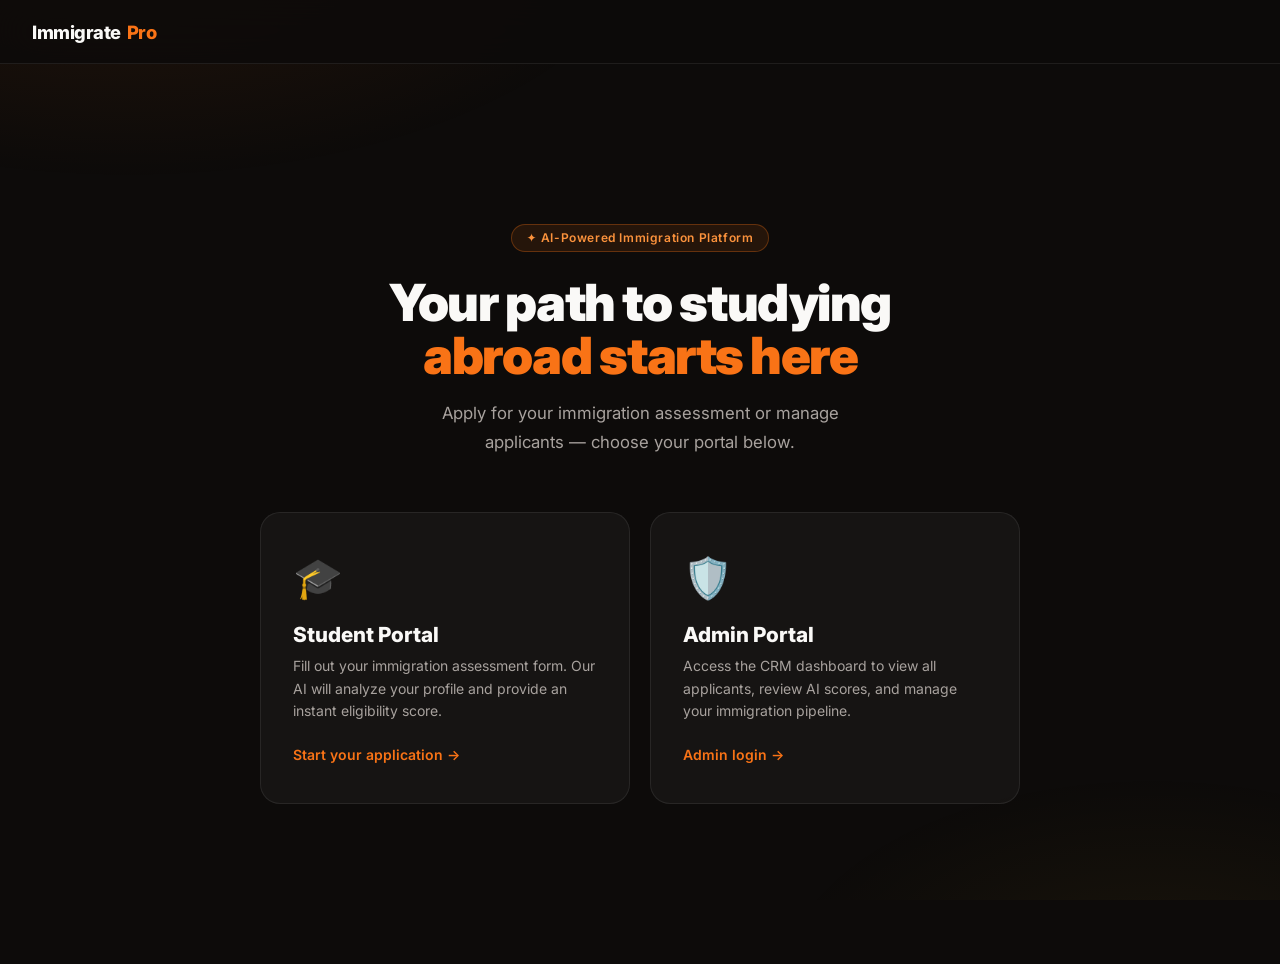
<file: index.html>
<!DOCTYPE html>
<html lang="en">
<head>
  <meta charset="UTF-8"/>
  <meta name="viewport" content="width=device-width,initial-scale=1.0"/>
  <title>ImmigratePro — Welcome</title>
  <link rel="stylesheet" href="styles.css"/>
</head>
<body>
  <nav class="navbar">
    <div class="logo">Immigrate<span>Pro</span></div>
  </nav>

  <div class="landing">
    <div class="landing-hero">
      <div class="landing-badge">✦ AI-Powered Immigration Platform</div>
      <h1>Your path to studying<br/><em>abroad starts here</em></h1>
      <p>Apply for your immigration assessment or manage applicants — choose your portal below.</p>
    </div>

    <div class="portal-grid">
      <a href="/apply.html" class="portal-card student">
        <div class="portal-icon">🎓</div>
        <h2>Student Portal</h2>
        <p>Fill out your immigration assessment form. Our AI will analyze your profile and provide an instant eligibility score.</p>
        <div class="portal-arrow">Start your application →</div>
      </a>

      <a href="/admin-login.html" class="portal-card admin">
        <div class="portal-icon">🛡️</div>
        <h2>Admin Portal</h2>
        <p>Access the CRM dashboard to view all applicants, review AI scores, and manage your immigration pipeline.</p>
        <div class="portal-arrow">Admin login →</div>
      </a>
    </div>
  </div>
</body>
</html>
</file>
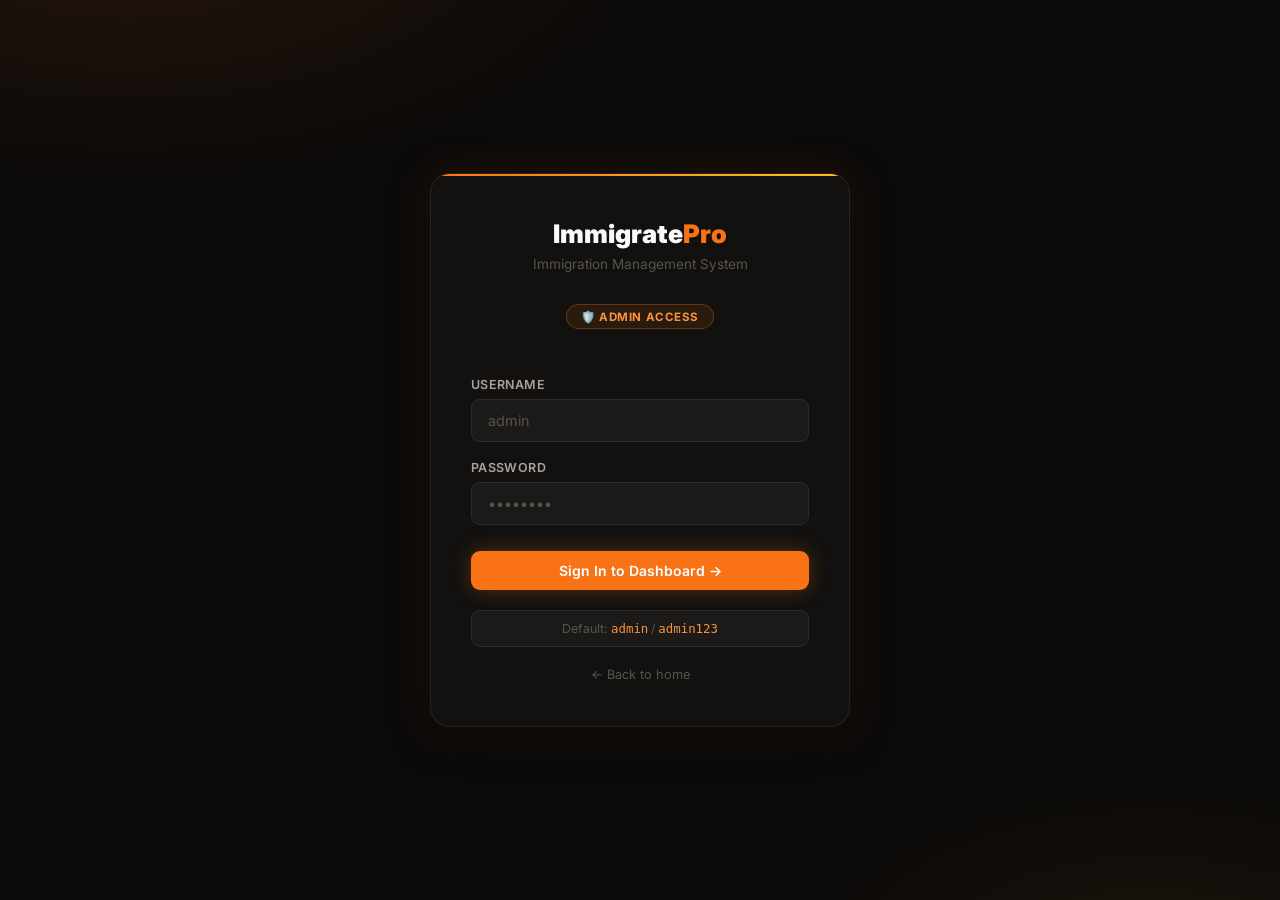
<file: admin-login.html>
<!DOCTYPE html>
<html lang="en">
<head>
  <meta charset="UTF-8"/>
  <meta name="viewport" content="width=device-width,initial-scale=1.0"/>
  <title>ImmigratePro — Admin Login</title>
  <link rel="stylesheet" href="styles.css"/>
</head>
<body>
  <div class="auth-page">
    <div class="auth-card">
      <div class="auth-logo">Immigrate<span>Pro</span></div>
      <div class="auth-subtitle">Immigration Management System</div>
      <div style="text-align:center;margin-bottom:1.5rem;">
        <span class="auth-role-badge">🛡️ Admin Access</span>
      </div>

      <div class="field">
        <label>Username</label>
        <input type="text" id="username" placeholder="admin" autocomplete="username"/>
      </div>
      <div class="field">
        <label>Password</label>
        <input type="password" id="password" placeholder="••••••••" autocomplete="current-password"
          onkeydown="if(event.key==='Enter') login()"/>
      </div>

      <p class="msg-error" id="err">⚠ Invalid username or password.</p>

      <button class="btn btn-orange btn-full" id="login-btn" onclick="login()" style="margin-top:0.5rem;">
        Sign In to Dashboard →
      </button>

      <div class="auth-hint">
        Default: <code>admin</code> / <code>admin123</code>
      </div>

      <a href="/" class="auth-back">← Back to home</a>
    </div>
  </div>

  <script>
    if (localStorage.getItem('crm_auth')) window.location.href = '/dashboard.html';

    async function login() {
      const username = document.getElementById('username').value.trim();
      const password = document.getElementById('password').value;
      const err = document.getElementById('err');
      const btn = document.getElementById('login-btn');
      err.style.display = 'none';
      btn.textContent = 'Signing in...'; btn.disabled = true;

      try {
        const res = await fetch('/api/login', {
          method: 'POST',
          headers: { 'Content-Type': 'application/json' },
          body: JSON.stringify({ username, password })
        });
        const data = await res.json();
        if (data.success) {
          localStorage.setItem('crm_auth', data.token);
          window.location.href = '/dashboard.html';
        } else {
          err.style.display = 'block';
          btn.textContent = 'Sign In to Dashboard →'; btn.disabled = false;
        }
      } catch {
        err.textContent = '⚠ Cannot reach server on port 3000.';
        err.style.display = 'block';
        btn.textContent = 'Sign In to Dashboard →'; btn.disabled = false;
      }
    }
  </script>
</body>
</html>
</file>
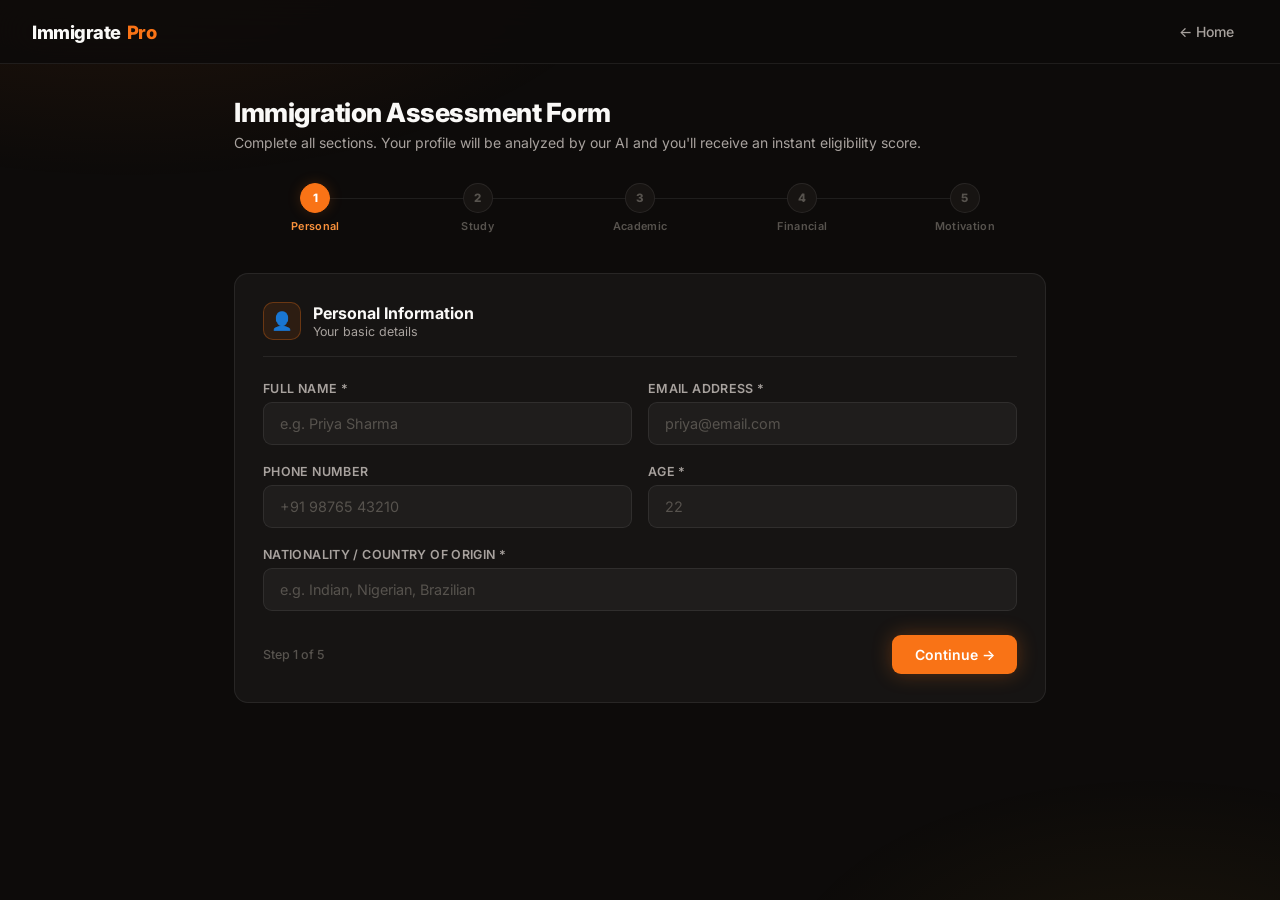
<file: apply.html>
<!DOCTYPE html>
<html lang="en">
<head>
  <meta charset="UTF-8"/>
  <meta name="viewport" content="width=device-width,initial-scale=1.0"/>
  <title>ImmigratePro — Apply Now</title>
  <link rel="stylesheet" href="styles.css"/>
</head>
<body>
  <nav class="navbar">
    <div class="logo">Immigrate<span>Pro</span></div>
    <div class="nav-right">
      <a href="/" class="nav-link">← Home</a>
    </div>
  </nav>

  <div class="page-wrap">
    <div class="page-header">
      <h1>Immigration Assessment Form</h1>
      <p>Complete all sections. Your profile will be analyzed by our AI and you'll receive an instant eligibility score.</p>
    </div>

    <div class="steps">
      <div class="step active" id="si-1"><div class="step-dot">1</div><div class="step-label">Personal</div></div>
      <div class="step" id="si-2"><div class="step-dot">2</div><div class="step-label">Study</div></div>
      <div class="step" id="si-3"><div class="step-dot">3</div><div class="step-label">Academic</div></div>
      <div class="step" id="si-4"><div class="step-dot">4</div><div class="step-label">Financial</div></div>
      <div class="step" id="si-5"><div class="step-dot">5</div><div class="step-label">Motivation</div></div>
    </div>

    <form id="form" novalidate onsubmit="event.preventDefault(); return false;">

      <!-- Step 1 -->
      <div class="section-card visible" id="step-1">
        <div class="section-header">
          <div class="section-icon">👤</div>
          <div><h3>Personal Information</h3><p>Your basic details</p></div>
        </div>
        <div class="field-row">
          <div class="field"><label>Full Name *</label><input type="text" name="full_name" placeholder="e.g. Priya Sharma" required/></div>
          <div class="field"><label>Email Address *</label><input type="email" name="email" placeholder="priya@email.com" required/></div>
        </div>
        <div class="field-row">
          <div class="field"><label>Phone Number</label><input type="text" name="phone" placeholder="+91 98765 43210"/></div>
          <div class="field"><label>Age *</label><input type="number" name="age" placeholder="22" min="15" max="60" required/></div>
        </div>
        <div class="field"><label>Nationality / Country of Origin *</label><input type="text" name="nationality" placeholder="e.g. Indian, Nigerian, Brazilian" required/></div>
        <div class="form-nav">
          <div class="step-info">Step 1 of 5</div>
          <button type="button" class="btn btn-orange" onclick="next(1)">Continue →</button>
        </div>
      </div>

      <!-- Step 2 -->
      <div class="section-card" id="step-2">
        <div class="section-header">
          <div class="section-icon">🌍</div>
          <div><h3>Study & Destination</h3><p>Where and what you want to study</p></div>
        </div>
        <div class="field-row">
          <div class="field">
            <label>Target Country *</label>
            <select name="target_country" required>
              <option value="">Select country</option>
              <option>Canada</option><option>United Kingdom</option><option>Australia</option>
              <option>United States</option><option>Germany</option><option>New Zealand</option>
              <option>Ireland</option><option>France</option><option>Netherlands</option>
              <option>Sweden</option><option>Other</option>
            </select>
          </div>
          <div class="field">
            <label>Planned Intake *</label>
            <select name="planned_start" required>
              <option value="">Select intake</option>
              <option>January 2026</option><option>May 2026</option><option>September 2026</option>
              <option>January 2027</option><option>September 2027</option>
            </select>
          </div>
        </div>
        <div class="field-row">
          <div class="field">
            <label>Degree / Program *</label>
            <select name="program" required>
              <option value="">Select program</option>
              <option>Bachelor's Degree</option><option>Master's Degree</option><option>PhD / Doctorate</option>
              <option>Diploma / Certificate</option><option>Language Course</option><option>Foundation Program</option>
            </select>
          </div>
          <div class="field"><label>Field of Study *</label><input type="text" name="field_of_study" placeholder="e.g. Computer Science, MBA, Nursing" required/></div>
        </div>
        <div class="form-nav">
          <button type="button" class="btn btn-ghost" onclick="prev(2)">← Back</button>
          <div class="step-info">Step 2 of 5</div>
          <button type="button" class="btn btn-orange" onclick="next(2)">Continue →</button>
        </div>
      </div>

      <!-- Step 3 -->
      <div class="section-card" id="step-3">
        <div class="section-header">
          <div class="section-icon">📚</div>
          <div><h3>Academic Background</h3><p>Education and language proficiency</p></div>
        </div>
        <div class="field-row">
          <div class="field">
            <label>Highest Education Level *</label>
            <select name="education_level" required>
              <option value="">Select level</option>
              <option>High School (Grade 10)</option><option>High School (Grade 12 / A-Levels)</option>
              <option>Bachelor's Degree (Ongoing)</option><option>Bachelor's Degree (Completed)</option>
              <option>Master's Degree (Completed)</option><option>Other</option>
            </select>
          </div>
          <div class="field">
            <label>English Proficiency *</label>
            <select name="english_proficiency" required>
              <option value="">Select level</option>
              <option>No formal test</option><option>Basic English only</option>
              <option>IELTS below 6.0</option><option>IELTS 6.0 – 6.5</option>
              <option>IELTS 7.0 – 7.5</option><option>IELTS 8.0+</option>
              <option>TOEFL 80–100</option><option>TOEFL 100+</option>
              <option>Native English speaker</option>
            </select>
          </div>
        </div>
        <div class="form-nav">
          <button type="button" class="btn btn-ghost" onclick="prev(3)">← Back</button>
          <div class="step-info">Step 3 of 5</div>
          <button type="button" class="btn btn-orange" onclick="next(3)">Continue →</button>
        </div>
      </div>

      <!-- Step 4 -->
      <div class="section-card" id="step-4">
        <div class="section-header">
          <div class="section-icon">💰</div>
          <div><h3>Financial & Background</h3><p>Funding and visa history</p></div>
        </div>
        <div class="field-row">
          <div class="field">
            <label>Annual Budget (USD) *</label>
            <select name="budget" required>
              <option value="">Select range</option>
              <option>Less than $10,000</option><option>$10,000 – $20,000</option>
              <option>$20,000 – $35,000</option><option>$35,000 – $50,000</option>
              <option>More than $50,000</option>
            </select>
          </div>
          <div class="field">
            <label>Financial Sponsorship *</label>
            <select name="has_sponsorship" required>
              <option value="">Select</option>
              <option>Yes – Family sponsor</option><option>Yes – Government scholarship</option>
              <option>Yes – University scholarship</option><option>No – Self-funded</option>
              <option>No – Still arranging</option>
            </select>
          </div>
        </div>
        <div class="field-row">
          <div class="field">
            <label>Visa Rejected Before? *</label>
            <select name="visa_rejected" required>
              <option value="">Select</option>
              <option>No – First application</option><option>Yes – Once, resolved</option>
              <option>Yes – Multiple times</option><option>Yes – Still under ban</option>
            </select>
          </div>
          <div class="field">
            <label>Relatives in Target Country?</label>
            <select name="has_relatives">
              <option value="">Select</option>
              <option>Yes – Close family</option><option>Yes – Friends / distant relatives</option>
              <option>No</option>
            </select>
          </div>
        </div>
        <div class="form-nav">
          <button type="button" class="btn btn-ghost" onclick="prev(4)">← Back</button>
          <div class="step-info">Step 4 of 5</div>
          <button type="button" class="btn btn-orange" onclick="next(4)">Continue →</button>
        </div>
      </div>

      <!-- Step 5 -->
      <div class="section-card" id="step-5">
        <div class="section-header">
          <div class="section-icon">✍️</div>
          <div><h3>Motivation & Goals</h3><p>The AI uses this to assess your commitment</p></div>
        </div>
        <div class="field">
          <label>Why do you want to study abroad? What are your career goals? *</label>
          <textarea name="motivation" rows="6" required placeholder="Tell us why you want to study in your chosen country, what career you are pursuing, why you chose this specific program, and any other relevant details. The more specific you are, the more accurate your AI analysis will be."></textarea>
        </div>
        <div class="form-nav" style="margin-top:1rem;">
          <button type="button" class="btn btn-ghost" onclick="prev(5)">← Back</button>
          <div class="step-info">Step 5 of 5</div>
          <button type="button" class="btn btn-orange" id="submit-btn" onclick="submitForm()">Submit</button>
        </div>
        <p class="msg-error" id="form-err" style="text-align:right;margin-top:0.75rem;"></p>
        <p class="msg-success" id="form-ok">✓ Analysis complete! Check your results below.</p>
      </div>

      <!-- Result card (shown after submit) -->
      <div class="section-card" id="result-card" style="display:none;border-color:var(--border-warm);">
        <div id="result-body" style="text-align:center;padding:1rem 0;"></div>
      </div>

    </form>
  </div>

  <script>
    let currentStep = 1;

    function showStep(n) {
      for (let i = 1; i <= 5; i++) {
        document.getElementById('step-'+i).classList.toggle('visible', i===n);
        const ind = document.getElementById('si-'+i);
        ind.classList.remove('active','done');
        if (i===n) ind.classList.add('active');
        else if (i<n) ind.classList.add('done');
      }
      currentStep = n;
      window.scrollTo({ top: 0, behavior: 'smooth' });
    }

    function validate(n) {
      const card = document.getElementById('step-'+n);
      let ok = true;
      card.querySelectorAll('[required]').forEach(el => {
        if (!el.value.trim()) { el.style.borderColor = 'var(--cold)'; ok = false; }
        else el.style.borderColor = '';
      });
      return ok;
    }

    function next(n) { if (validate(n)) showStep(n+1); }
    function prev(n) { showStep(n-1); }

    async function submitForm() {
      if (!validate(5)) return;
      const btn = document.getElementById('submit-btn');
      const errEl = document.getElementById('form-err');
      const okEl = document.getElementById('form-ok');
      btn.textContent = 'Submitting...'; btn.disabled = true;
      errEl.style.display = 'none';

      const data = {};
      new FormData(document.getElementById('form')).forEach((v,k) => data[k]=v);

      const webhookUrl = 'https://devanshkalra248.app.n8n.cloud/webhook/immigration';

      try {
        const res = await fetch(webhookUrl, {
          method: 'POST', headers: { 'Content-Type': 'application/json' },
          body: JSON.stringify(data)
        });
        if (!res.ok) throw new Error();
        await res.json();

        document.getElementById('result-card').style.display = 'block';
        document.getElementById('result-body').innerHTML = `
          <div style="text-align:center;padding:2rem 1rem;">
            <div style="font-size:3rem;line-height:1;margin-bottom:1rem;">✓</div>
            <h2 style="margin-bottom:0.75rem;">Application Received</h2>
            <p style="color:var(--text-2);font-size:0.95rem;line-height:1.6;max-width:480px;margin:0 auto;">
              Thank you for submitting your profile. Our immigration consultants will review your application and contact you within 24 hours with the next steps.
            </p>
          </div>
        `;
        // Hide the form steps & nav buttons after success
        document.querySelectorAll('.section-card').forEach(el => {
          if (el.id !== 'result-card') el.style.display = 'none';
        });
        document.querySelector('.steps').style.display = 'none';
        okEl.style.display = 'none';
        btn.textContent = 'Submitted';
        // Scroll to top so user sees the confirmation
        window.scrollTo({ top: 0, behavior: 'smooth' });
      } catch {
        errEl.textContent = '⚠ Could not submit. Please try again shortly.';
        errEl.style.display = 'block';
        btn.textContent = 'Submit'; btn.disabled = false;
      }
    }
  </script>
</body>
</html>
</file>
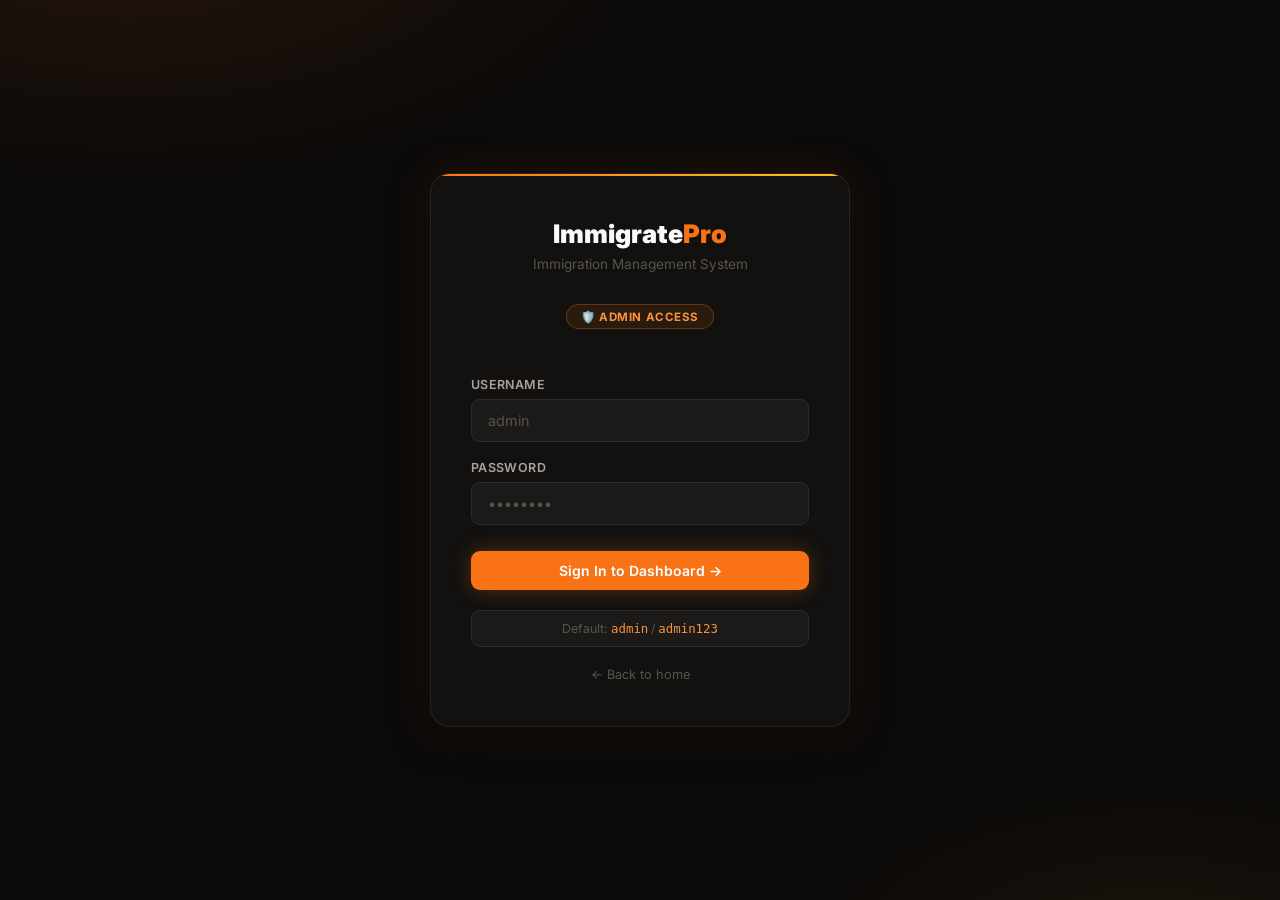
<file: dashboard.html>
<!DOCTYPE html>
<html lang="en">
<head>
  <meta charset="UTF-8" />
  <meta name="viewport" content="width=device-width, initial-scale=1.0" />
  <title>ImmigratePro — Dashboard</title>
  <link rel="stylesheet" href="styles.css" />
</head>
<body>

  <nav class="navbar">
    <div class="logo">Immigrate<span>Pro</span></div>
    <div class="nav-right">
      <button class="notif-btn" onclick="openNotifications()" title="Notifications">
        🔔
        <div class="notif-dot" id="notif-dot"></div>
      </button>
      <a href="#" class="nav-link" onclick="logout()">Logout</a>
    </div>
  </nav>

  <div class="toast-stack" id="toast-stack"></div>

  <div class="dashboard-wrap">

    <div class="dash-header">
      <div>
        <h1>Applicant Dashboard</h1>
        <p>AI-analyzed immigration prospects · auto-refreshes every 10s</p>
      </div>
    </div>

    <!-- Stats -->
    <div class="stats-grid">
      <div class="stat-card total">
        <div class="stat-icon">🗂</div>
        <div class="stat-val" id="s-total">—</div>
        <div class="stat-lbl">Total Applicants</div>
      </div>
      <div class="stat-card hot-card">
        <div class="stat-icon">🔥</div>
        <div class="stat-val" id="s-hot" style="color:var(--hot)">—</div>
        <div class="stat-lbl">Hot Leads</div>
      </div>
      <div class="stat-card warm-card">
        <div class="stat-icon">⚡</div>
        <div class="stat-val" id="s-warm" style="color:var(--warm)">—</div>
        <div class="stat-lbl">Warm Leads</div>
      </div>
      <div class="stat-card cold-card">
        <div class="stat-icon">❄️</div>
        <div class="stat-val" id="s-cold" style="color:var(--cold)">—</div>
        <div class="stat-lbl">Cold Leads</div>
      </div>
      <div class="stat-card avg-card">
        <div class="stat-icon">📊</div>
        <div class="stat-val" id="s-avg">—</div>
        <div class="stat-lbl">Avg. Score</div>
      </div>
    </div>

    <!-- Table -->
    <div class="table-card">
      <div class="table-toolbar">
        <div class="search-wrap">
          <span class="search-icon">🔍</span>
          <input type="text" class="search-input" id="search" placeholder="Search name, email, country..." oninput="renderTable()" />
        </div>
        <select class="filter-sel" id="f-label" onchange="renderTable()">
          <option value="">All Labels</option>
          <option>Hot</option>
          <option>Warm</option>
          <option>Cold</option>
        </select>
        <select class="filter-sel" id="f-country" onchange="renderTable()">
          <option value="">All Countries</option>
        </select>
      </div>

      <div class="table-wrap">
        <table>
          <thead>
            <tr>
              <th onclick="sort('full_name')">Applicant <span id="si-full_name"></span></th>
              <th onclick="sort('target_country')">Destination <span id="si-target_country"></span></th>
              <th onclick="sort('program')">Program <span id="si-program"></span></th>
              <th onclick="sort('ai_percentage')">AI Score <span id="si-ai_percentage"></span></th>
              <th onclick="sort('ai_label')">Label <span id="si-ai_label"></span></th>
              <th onclick="sort('created_at')">Submitted <span id="si-created_at"></span></th>
              <th></th>
            </tr>
          </thead>
          <tbody id="tbody">
            <tr><td colspan="7"><div class="empty-state"><div class="empty-icon">⏳</div><p>Loading applicants...</p></div></td></tr>
          </tbody>
        </table>
      </div>
    </div>
  </div>

  <!-- Detail Modal -->
  <div class="overlay" id="modal" onclick="if(event.target===this)closeModal()">
    <div class="modal">
      <div class="modal-head">
        <h3 id="modal-title">Applicant Details</h3>
        <button class="modal-close" onclick="closeModal()">✕</button>
      </div>
      <div class="modal-body" id="modal-body"></div>
    </div>
  </div>

  <script>
    if (!localStorage.getItem('crm_auth')) window.location.href = '/admin-login.html';
    function logout() { localStorage.removeItem('crm_auth'); window.location.href = '/admin-login.html'; }

    let allData = [], sortKey = 'created_at', sortDir = -1;
    let seenIds = new Set();

    async function load() {
      try {
        const r = await fetch('/api/applicants', { headers: { Authorization: 'Bearer ' + localStorage.getItem('crm_auth') } });
        allData = await r.json();
        updateStats(); populateCountries(); renderTable();
      } catch(e) {}
    }

    function updateStats() {
      document.getElementById('s-total').textContent = allData.length;
      document.getElementById('s-hot').textContent = allData.filter(r=>r.ai_label==='Hot').length;
      document.getElementById('s-warm').textContent = allData.filter(r=>r.ai_label==='Warm').length;
      document.getElementById('s-cold').textContent = allData.filter(r=>r.ai_label==='Cold').length;
      const avg = allData.length ? Math.round(allData.reduce((s,r)=>s+(r.ai_percentage||0),0)/allData.length) : 0;
      document.getElementById('s-avg').textContent = avg+'%';
    }

    function populateCountries() {
      const sel = document.getElementById('f-country');
      const cur = sel.value;
      const countries = [...new Set(allData.map(r=>r.target_country).filter(Boolean))].sort();
      sel.innerHTML = '<option value="">All Countries</option>' + countries.map(c=>`<option${c===cur?' selected':''}>${c}</option>`).join('');
    }

    function renderTable() {
      const q = document.getElementById('search').value.toLowerCase();
      const fl = document.getElementById('f-label').value;
      const fc = document.getElementById('f-country').value;

      let rows = allData.filter(r => {
        const s = !q || [r.full_name,r.email,r.target_country,r.nationality,r.field_of_study].some(v=>v&&v.toLowerCase().includes(q));
        return s && (!fl||r.ai_label===fl) && (!fc||r.target_country===fc);
      });

      rows.sort((a,b) => {
        const av=a[sortKey]??'', bv=b[sortKey]??'';
        return av<bv?-sortDir:av>bv?sortDir:0;
      });

      document.querySelectorAll('thead th span').forEach(s=>s.textContent='');
      const si = document.getElementById('si-'+sortKey);
      if(si) si.textContent = sortDir===1?' ↑':' ↓';
      document.querySelectorAll('thead th').forEach(th=>{
        th.classList.toggle('sorted', th.querySelector('span')?.id==='si-'+sortKey && si);
      });

      const tbody = document.getElementById('tbody');
      if (!rows.length) {
        tbody.innerHTML = `<tr><td colspan="7"><div class="empty-state"><div class="empty-icon">🔍</div><p>No applicants match your filters.</p></div></td></tr>`;
        return;
      }

      tbody.innerHTML = rows.map(r => {
        const lc = (r.ai_label||'').toLowerCase();
        const pct = r.ai_percentage||0;
        return `<tr onclick="openModal(${r.id})">
          <td>
            <div class="applicant-name">${esc(r.full_name||'—')}</div>
            <div class="applicant-email">${esc(r.email||'')}</div>
          </td>
          <td style="color:var(--text-2);font-size:0.875rem;">${esc(r.target_country||'—')}</td>
          <td style="color:var(--text-2);font-size:0.875rem;">${esc(r.program||'—')}</td>
          <td>
            <div class="score-cell">
              <span class="score-num">${pct}%</span>
              <div class="score-bar-bg"><div class="score-bar bar-${lc}" style="width:${pct}%"></div></div>
            </div>
          </td>
          <td><span class="badge badge-${lc}">${r.ai_label||'—'}</span></td>
          <td class="date-cell">${fmtDate(r.created_at)}</td>
          <td><button class="action-btn" onclick="event.stopPropagation();del(${r.id})" title="Delete">🗑</button></td>
        </tr>`;
      }).join('');
    }

    function sort(key) {
      if(sortKey===key) sortDir*=-1; else { sortKey=key; sortDir=-1; }
      renderTable();
    }

    function esc(s) {
      return String(s).replace(/&/g,'&amp;').replace(/</g,'&lt;').replace(/>/g,'&gt;');
    }

    function fmtDate(dt) {
      if(!dt) return '—';
      return new Date(dt).toLocaleDateString('en-GB',{day:'2-digit',month:'short',year:'numeric'});
    }

    function openModal(id) {
      const r = allData.find(a=>a.id===id); if(!r) return;
      const lc=(r.ai_label||'').toLowerCase();
      const pct=r.ai_percentage||0;
      let factors=[];
      try{ factors=JSON.parse(r.ai_key_factors||'[]'); }catch(e){}

      document.getElementById('modal-title').textContent=r.full_name||'Applicant';
      document.getElementById('modal-body').innerHTML=`
        <div class="score-hero ${lc}-hero">
          <div class="big-pct">${pct}%</div>
          <div class="hero-label"><span class="badge badge-${lc}">${r.ai_label||'—'}</span></div>
          <p class="score-summary">${esc(r.ai_summary||'')}</p>
          ${factors.length?`<div class="key-factors">
            <div class="key-factors-title">Key Factors</div>
            ${factors.map(f=>`<div class="factor-item">${esc(f)}</div>`).join('')}
          </div>`:''}
        </div>

        <div class="detail-grid">
          <div class="detail-section-title">Personal</div>
          ${dr('Email', r.email)} ${dr('Phone', r.phone)} ${dr('Age', r.age)} ${dr('Nationality', r.nationality)}
          <div class="detail-section-title">Study Plan</div>
          ${dr('Target Country', r.target_country)} ${dr('Program', r.program)}
          ${dr('Field of Study', r.field_of_study)} ${dr('Planned Start', r.planned_start)}
          <div class="detail-section-title">Academic</div>
          ${dr('Education Level', r.education_level)} ${dr('English Proficiency', r.english_proficiency)}
          <div class="detail-section-title">Financial</div>
          ${dr('Budget', r.budget)} ${dr('Sponsorship', r.has_sponsorship)}
          ${dr('Visa Rejected Before', r.visa_rejected)} ${dr('Relatives in Target Country', r.has_relatives)}
          <div class="detail-section-title">Motivation</div>
          <div class="motivation-box">${esc(r.motivation||'—')}</div>
          <div style="margin-top:0.75rem;color:var(--text-3);font-size:0.75rem;">Submitted: ${fmtDate(r.created_at)}</div>
        </div>`;
      document.getElementById('modal').classList.add('open');
    }

    function dr(l,v) {
      return `<div class="detail-row"><span class="dl">${l}</span><span class="dv">${esc(v||'—')}</span></div>`;
    }

    function closeModal() { document.getElementById('modal').classList.remove('open'); }

    async function del(id) {
      if(!confirm('Delete this applicant record?')) return;
      await fetch('/api/applicants/'+id,{method:'DELETE', headers: { Authorization: 'Bearer ' + localStorage.getItem('crm_auth') } });
      await load();
    }

    // Notifications
    async function checkNotifs() {
      try {
        const r=await fetch('/api/notifications', { headers: { Authorization: 'Bearer ' + localStorage.getItem('crm_auth') } });
        const d=await r.json();
        const dot=document.getElementById('notif-dot');
        if(d.count>0) {
          dot.style.display='flex'; dot.textContent=d.count;
          d.recent.forEach(n=>{
            if(!seenIds.has(n.id)) { seenIds.add(n.id); toast(n); }
          });
        } else dot.style.display='none';
      } catch(e){}
    }

    function toast(n) {
      const lc=(n.ai_label||'').toLowerCase();
      const el=document.createElement('div');
      el.className=`toast ${lc}`;
      el.innerHTML=`<div class="toast-top">
        <span class="badge badge-${lc} toast-badge">${n.ai_label}</span>
        <span class="toast-name">${esc(n.full_name)}</span>
      </div>
      <div class="toast-sub">Likelihood score: ${n.ai_percentage}%</div>`;
      document.getElementById('toast-stack').appendChild(el);
      setTimeout(()=>el.remove(),5000);
    }

    async function openNotifications() {
      await fetch('/api/notifications/read',{method:'POST', headers: { Authorization: 'Bearer ' + localStorage.getItem('crm_auth') } });
      document.getElementById('notif-dot').style.display='none';
      await load();
    }

    load(); checkNotifs();
    setInterval(()=>{ load(); checkNotifs(); }, 10000);
  </script>
</body>
</html>
</file>
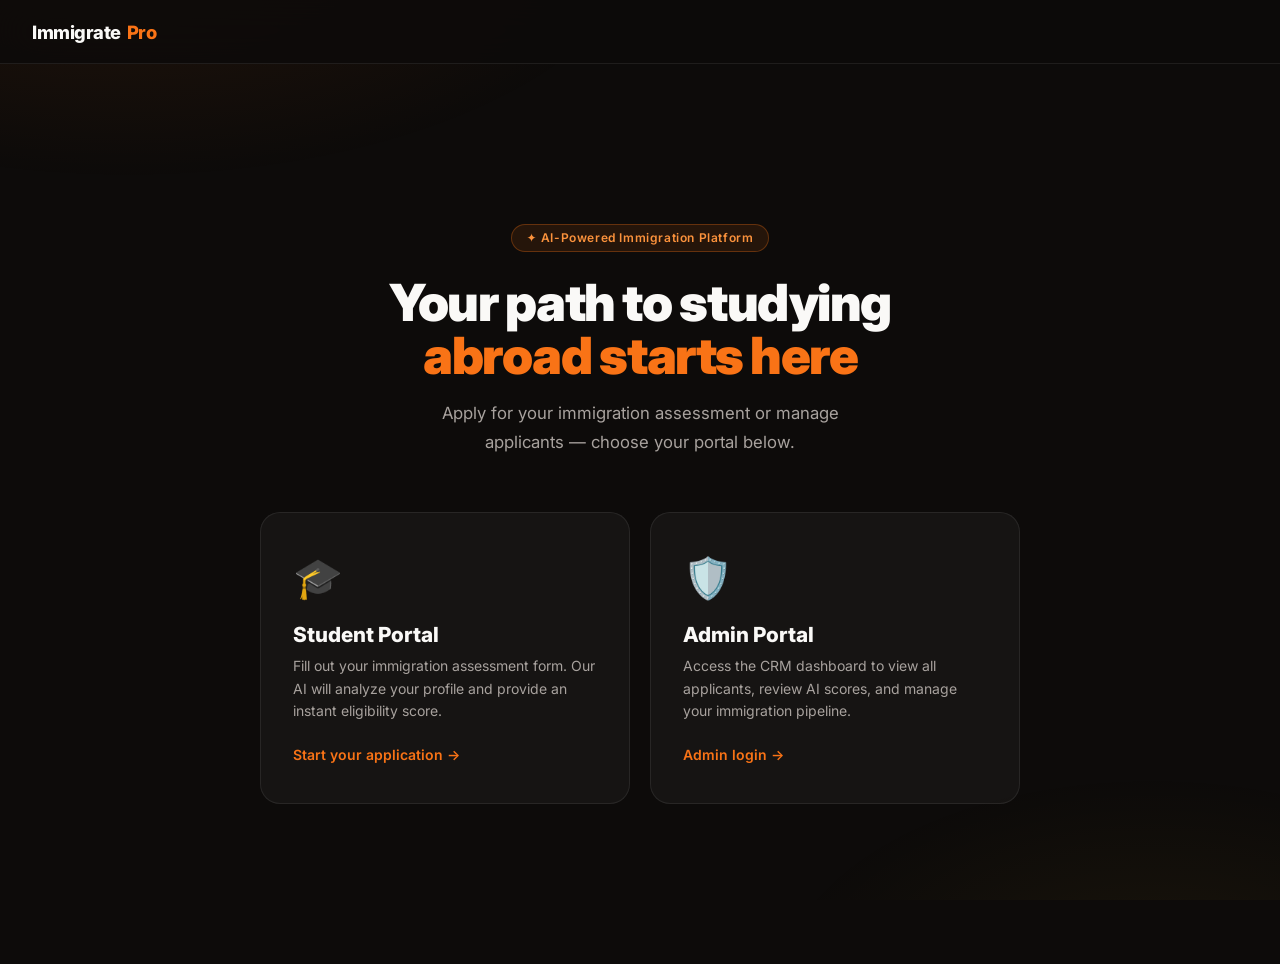
<file: questionnaire.html>
<!DOCTYPE html>
<html lang="en">
<head>
  <meta charset="UTF-8" />
  <meta name="viewport" content="width=device-width, initial-scale=1.0" />
  <title>ImmigratePro — New Applicant</title>
  <link rel="stylesheet" href="styles.css" />
</head>
<body>

  <nav class="navbar">
    <span class="logo">ImmigratePro</span>
    <div class="nav-right">
      <a href="/dashboard.html" class="nav-link">← Dashboard</a>
      <a href="#" class="nav-link" onclick="logout()">Logout</a>
    </div>
  </nav>

  <div class="page-wrap">
    <div class="page-header">
      <h1>New Applicant Assessment</h1>
      <p>Complete the form below. Gemini AI will analyze the applicant's eligibility and generate a likelihood score.</p>
    </div>

    <!-- Step indicators -->
    <div class="steps" id="steps">
      <div class="step active" id="step-ind-1">
        <div class="step-dot">1</div>
        <div class="step-label">Personal</div>
      </div>
      <div class="step" id="step-ind-2">
        <div class="step-dot">2</div>
        <div class="step-label">Study</div>
      </div>
      <div class="step" id="step-ind-3">
        <div class="step-dot">3</div>
        <div class="step-label">Academic</div>
      </div>
      <div class="step" id="step-ind-4">
        <div class="step-dot">4</div>
        <div class="step-label">Financial</div>
      </div>
      <div class="step" id="step-ind-5">
        <div class="step-dot">5</div>
        <div class="step-label">Motivation</div>
      </div>
    </div>

    <form id="app-form" novalidate>

      <!-- Step 1: Personal -->
      <div class="section-card visible" id="step-1">
        <div class="section-header">
          <div class="section-icon">👤</div>
          <div>
            <h3>Personal Information</h3>
            <p>Basic applicant details</p>
          </div>
        </div>
        <div class="field-row">
          <div class="field">
            <label>Full Name *</label>
            <input type="text" name="full_name" placeholder="e.g. Priya Sharma" required />
          </div>
          <div class="field">
            <label>Email Address *</label>
            <input type="email" name="email" placeholder="priya@email.com" required />
          </div>
        </div>
        <div class="field-row">
          <div class="field">
            <label>Phone Number</label>
            <input type="text" name="phone" placeholder="+91 98765 43210" />
          </div>
          <div class="field">
            <label>Age *</label>
            <input type="number" name="age" placeholder="22" min="15" max="60" required />
          </div>
        </div>
        <div class="field">
          <label>Nationality / Country of Origin *</label>
          <input type="text" name="nationality" placeholder="e.g. Indian, Nigerian, Brazilian" required />
        </div>
        <div class="form-nav">
          <div class="step-info">Step 1 of 5</div>
          <button type="button" class="btn btn-primary" onclick="nextStep(1)">Next →</button>
        </div>
      </div>

      <!-- Step 2: Study -->
      <div class="section-card" id="step-2">
        <div class="section-header">
          <div class="section-icon">🌍</div>
          <div>
            <h3>Study & Destination</h3>
            <p>Where and what they want to study</p>
          </div>
        </div>
        <div class="field-row">
          <div class="field">
            <label>Target Country *</label>
            <select name="target_country" required>
              <option value="">Select country</option>
              <option>Canada</option>
              <option>United Kingdom</option>
              <option>Australia</option>
              <option>United States</option>
              <option>Germany</option>
              <option>New Zealand</option>
              <option>Ireland</option>
              <option>France</option>
              <option>Netherlands</option>
              <option>Sweden</option>
              <option>Other</option>
            </select>
          </div>
          <div class="field">
            <label>Planned Intake *</label>
            <select name="planned_start" required>
              <option value="">Select intake</option>
              <option>January 2026</option>
              <option>May 2026</option>
              <option>September 2026</option>
              <option>January 2027</option>
              <option>September 2027</option>
            </select>
          </div>
        </div>
        <div class="field-row">
          <div class="field">
            <label>Degree / Program *</label>
            <select name="program" required>
              <option value="">Select program</option>
              <option>Bachelor's Degree</option>
              <option>Master's Degree</option>
              <option>PhD / Doctorate</option>
              <option>Diploma / Certificate</option>
              <option>Language Course</option>
              <option>Foundation Program</option>
            </select>
          </div>
          <div class="field">
            <label>Field of Study *</label>
            <input type="text" name="field_of_study" placeholder="e.g. Computer Science, MBA, Nursing" required />
          </div>
        </div>
        <div class="form-nav">
          <button type="button" class="btn btn-ghost" onclick="prevStep(2)">← Back</button>
          <div class="step-info">Step 2 of 5</div>
          <button type="button" class="btn btn-primary" onclick="nextStep(2)">Next →</button>
        </div>
      </div>

      <!-- Step 3: Academic -->
      <div class="section-card" id="step-3">
        <div class="section-header">
          <div class="section-icon">📚</div>
          <div>
            <h3>Academic Background</h3>
            <p>Education and language proficiency</p>
          </div>
        </div>
        <div class="field-row">
          <div class="field">
            <label>Highest Education Level *</label>
            <select name="education_level" required>
              <option value="">Select level</option>
              <option>High School (Grade 10)</option>
              <option>High School (Grade 12 / A-Levels)</option>
              <option>Bachelor's Degree (Ongoing)</option>
              <option>Bachelor's Degree (Completed)</option>
              <option>Master's Degree (Completed)</option>
              <option>Other</option>
            </select>
          </div>
          <div class="field">
            <label>English Proficiency *</label>
            <select name="english_proficiency" required>
              <option value="">Select level</option>
              <option>No formal test</option>
              <option>Basic English only</option>
              <option>IELTS below 6.0</option>
              <option>IELTS 6.0 – 6.5</option>
              <option>IELTS 7.0 – 7.5</option>
              <option>IELTS 8.0+</option>
              <option>TOEFL 80–100</option>
              <option>TOEFL 100+</option>
              <option>Native English speaker</option>
            </select>
          </div>
        </div>
        <div class="form-nav">
          <button type="button" class="btn btn-ghost" onclick="prevStep(3)">← Back</button>
          <div class="step-info">Step 3 of 5</div>
          <button type="button" class="btn btn-primary" onclick="nextStep(3)">Next →</button>
        </div>
      </div>

      <!-- Step 4: Financial -->
      <div class="section-card" id="step-4">
        <div class="section-header">
          <div class="section-icon">💰</div>
          <div>
            <h3>Financial & Background</h3>
            <p>Funding and visa history</p>
          </div>
        </div>
        <div class="field-row">
          <div class="field">
            <label>Annual Budget (USD) *</label>
            <select name="budget" required>
              <option value="">Select budget</option>
              <option>Less than $10,000</option>
              <option>$10,000 – $20,000</option>
              <option>$20,000 – $35,000</option>
              <option>$35,000 – $50,000</option>
              <option>More than $50,000</option>
            </select>
          </div>
          <div class="field">
            <label>Financial Sponsorship *</label>
            <select name="has_sponsorship" required>
              <option value="">Select</option>
              <option>Yes – Family sponsor</option>
              <option>Yes – Government scholarship</option>
              <option>Yes – University scholarship</option>
              <option>No – Self-funded</option>
              <option>No – Still arranging</option>
            </select>
          </div>
        </div>
        <div class="field-row">
          <div class="field">
            <label>Visa Rejected Before? *</label>
            <select name="visa_rejected" required>
              <option value="">Select</option>
              <option>No – First application</option>
              <option>Yes – Once, resolved</option>
              <option>Yes – Multiple times</option>
              <option>Yes – Still under ban</option>
            </select>
          </div>
          <div class="field">
            <label>Relatives in Target Country?</label>
            <select name="has_relatives">
              <option value="">Select</option>
              <option>Yes – Close family</option>
              <option>Yes – Friends / distant relatives</option>
              <option>No</option>
            </select>
          </div>
        </div>
        <div class="form-nav">
          <button type="button" class="btn btn-ghost" onclick="prevStep(4)">← Back</button>
          <div class="step-info">Step 4 of 5</div>
          <button type="button" class="btn btn-primary" onclick="nextStep(4)">Next →</button>
        </div>
      </div>

      <!-- Step 5: Motivation + Submit -->
      <div class="section-card" id="step-5">
        <div class="section-header">
          <div class="section-icon">✍️</div>
          <div>
            <h3>Motivation & Intent</h3>
            <p>The AI uses this to assess commitment</p>
          </div>
        </div>
        <div class="field">
          <label>Why does this applicant want to study abroad? What are their career goals? *</label>
          <textarea name="motivation" rows="6" required
            placeholder="Describe why this student wants to study in their chosen country, what career they're pursuing, why this specific program, and any other relevant context. The more specific, the more accurate the AI analysis."></textarea>
        </div>
        <div class="form-nav" style="margin-top:1rem;">
          <button type="button" class="btn btn-ghost" onclick="prevStep(5)">← Back</button>
          <div class="step-info">Step 5 of 5</div>
          <button type="button" class="btn btn-primary" id="submit-btn" onclick="submitForm()">
            ✦ Analyze with AI
          </button>
        </div>
        <p class="msg-error" id="form-error" style="text-align:right;margin-top:0.75rem;"></p>
        <p class="msg-success" id="form-success">✓ Analysis complete! Redirecting to dashboard...</p>
      </div>

    </form>
  </div>

  <script>
    if (!localStorage.getItem('crm_auth')) window.location.href = '/';
    function logout() { localStorage.removeItem('crm_auth'); window.location.href = '/'; }

    let currentStep = 1;

    function showStep(n) {
      for (let i = 1; i <= 5; i++) {
        document.getElementById('step-' + i).classList.toggle('visible', i === n);
        const ind = document.getElementById('step-ind-' + i);
        ind.classList.remove('active', 'done');
        if (i === n) ind.classList.add('active');
        else if (i < n) ind.classList.add('done');
      }
      currentStep = n;
      window.scrollTo({ top: 0, behavior: 'smooth' });
    }

    function validateStep(n) {
      const card = document.getElementById('step-' + n);
      const required = card.querySelectorAll('[required]');
      let valid = true;
      required.forEach(el => {
        if (!el.value.trim()) { el.style.borderColor = 'var(--cold)'; valid = false; }
        else el.style.borderColor = '';
      });
      if (!valid) {
        const first = card.querySelector('[required]:not([value])') || card.querySelector('[required]');
        if (first) first.focus();
      }
      return valid;
    }

    function nextStep(n) { if (validateStep(n)) showStep(n + 1); }
    function prevStep(n) { showStep(n - 1); }

    async function submitForm() {
      if (!validateStep(5)) return;
      const btn = document.getElementById('submit-btn');
      const errEl = document.getElementById('form-error');
      const sucEl = document.getElementById('form-success');
      btn.textContent = '⏳ Analyzing...'; btn.disabled = true;
      errEl.style.display = 'none';

      const data = {};
      new FormData(document.getElementById('app-form')).forEach((v, k) => data[k] = v);

      try {
        const res = await fetch('https://honor-page-pamela-convenience.trycloudflare.com/webhook/immigration', {
          method: 'POST',
          headers: { 'Content-Type': 'application/json' },
          body: JSON.stringify(data)
        });
        if (!res.ok) throw new Error('n8n error');
        sucEl.style.display = 'block';
        setTimeout(() => window.location.href = '/dashboard.html', 2200);
      } catch {
        errEl.textContent = '⚠ Could not reach n8n (port 5678). Make sure the workflow is active.';
        errEl.style.display = 'block';
        btn.textContent = '✦ Analyze with AI'; btn.disabled = false;
      }
    }
  </script>
</body>
</html>
</file>
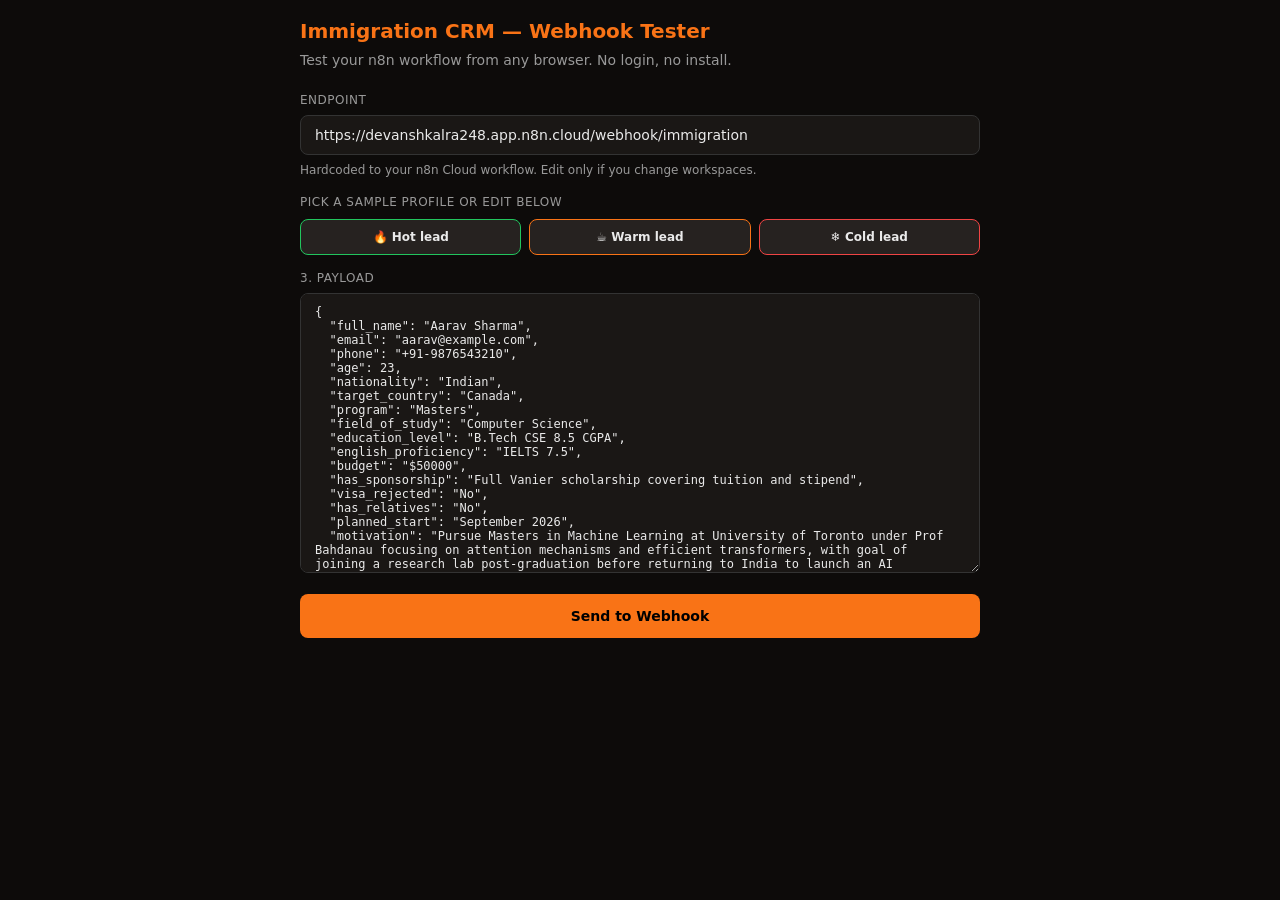
<file: test.html>
<!DOCTYPE html>
<html lang="en">
<head>
<meta charset="UTF-8">
<meta name="viewport" content="width=device-width,initial-scale=1">
<title>CRM Webhook Tester</title>
<style>
  *{box-sizing:border-box;margin:0;padding:0}
  body{font-family:system-ui,-apple-system,sans-serif;background:#0d0b0a;color:#eaeaea;padding:16px;line-height:1.5}
  .wrap{max-width:680px;margin:0 auto}
  h1{font-size:20px;margin-bottom:4px;color:#f97316}
  p.lede{font-size:14px;color:#999;margin-bottom:20px}
  label{display:block;font-size:12px;color:#999;margin:14px 0 6px;text-transform:uppercase;letter-spacing:0.5px}
  input,textarea,select,button{width:100%;background:#1a1715;color:#eaeaea;border:1px solid #333;border-radius:8px;padding:11px 14px;font-family:inherit;font-size:14px}
  textarea{font-family:ui-monospace,Menlo,monospace;font-size:12px;min-height:280px;resize:vertical}
  button{cursor:pointer;font-weight:600;margin-top:14px;border:none;background:#f97316;color:#000;padding:14px}
  button:hover{background:#fb923c}
  button:disabled{opacity:0.5;cursor:not-allowed}
  .btns{display:grid;grid-template-columns:repeat(3,1fr);gap:8px;margin-top:8px}
  .btns button{margin:0;padding:10px;font-size:12px;background:#262220;color:#eaeaea}
  .btns button.hot{border:1px solid #22c55e}
  .btns button.warm{border:1px solid #f97316}
  .btns button.cold{border:1px solid #ef4444}
  .resp{margin-top:20px;padding:14px;background:#1a1715;border-radius:8px;border-left:4px solid #333;display:none}
  .resp.ok{border-left-color:#22c55e}
  .resp.err{border-left-color:#ef4444}
  .resp h3{font-size:13px;margin-bottom:8px;color:#999;text-transform:uppercase;letter-spacing:0.5px}
  .resp pre{font-family:ui-monospace,Menlo,monospace;font-size:12px;white-space:pre-wrap;word-break:break-word;color:#eaeaea}
  .score{display:flex;align-items:center;gap:12px;margin-bottom:12px;padding-bottom:12px;border-bottom:1px solid #333}
  .badge{padding:6px 12px;border-radius:20px;font-size:12px;font-weight:600}
  .badge.Hot{background:#22c55e;color:#000}
  .badge.Warm{background:#f97316;color:#000}
  .badge.Cold{background:#ef4444;color:#fff}
  .pct{font-size:28px;font-weight:700;color:#f97316}
  .small{font-size:12px;color:#999;margin-top:6px}
  ul{padding-left:18px;margin-top:6px}
  li{font-size:13px;margin:3px 0}
  .meta{display:grid;grid-template-columns:1fr 1fr;gap:8px;margin:10px 0;font-size:12px}
  .meta>div{background:#262220;padding:8px;border-radius:6px}
  .meta strong{color:#f97316;display:block;font-size:11px;text-transform:uppercase;margin-bottom:2px}
</style>
</head>
<body>
<div class="wrap">
  <h1>Immigration CRM — Webhook Tester</h1>
  <p class="lede">Test your n8n workflow from any browser. No login, no install.</p>

  <label>Endpoint</label>
  <input id="url" value="https://devanshkalra248.app.n8n.cloud/webhook/immigration" autocomplete="off">
  <div class="small">Hardcoded to your n8n Cloud workflow. Edit only if you change workspaces.</div>

  <label>Pick a sample profile or edit below</label>
  <div class="btns">
    <button class="hot" onclick="loadSample('hot')">🔥 Hot lead</button>
    <button class="warm" onclick="loadSample('warm')">☕ Warm lead</button>
    <button class="cold" onclick="loadSample('cold')">❄ Cold lead</button>
  </div>

  <label>3. Payload</label>
  <textarea id="payload" spellcheck="false"></textarea>

  <button id="send" onclick="send()">Send to Webhook</button>

  <div id="resp" class="resp"></div>
</div>

<script>
const SAMPLES = {
  hot: {
    full_name: "Aarav Sharma",
    email: "aarav@example.com",
    phone: "+91-9876543210",
    age: 23,
    nationality: "Indian",
    target_country: "Canada",
    program: "Masters",
    field_of_study: "Computer Science",
    education_level: "B.Tech CSE 8.5 CGPA",
    english_proficiency: "IELTS 7.5",
    budget: "$50000",
    has_sponsorship: "Full Vanier scholarship covering tuition and stipend",
    visa_rejected: "No",
    has_relatives: "No",
    planned_start: "September 2026",
    motivation: "Pursue Masters in Machine Learning at University of Toronto under Prof Bahdanau focusing on attention mechanisms and efficient transformers, with goal of joining a research lab post-graduation before returning to India to launch an AI infrastructure startup serving emerging markets"
  },
  warm: {
    full_name: "Priya Patel",
    email: "priya@example.com",
    age: 22,
    nationality: "Indian",
    target_country: "Australia",
    program: "Masters",
    field_of_study: "Marketing",
    education_level: "Bachelors Commerce 65%",
    english_proficiency: "IELTS 6.5",
    budget: "$38000",
    has_sponsorship: "Parents covering 70%, education loan 30%",
    visa_rejected: "No",
    has_relatives: "Cousin in Sydney",
    planned_start: "Feb 2026",
    motivation: "Study marketing at Monash University to specialize in digital brand strategy, work in Australian retail tech for 2 years before returning to India to launch a marketing consultancy"
  },
  cold: {
    full_name: "Test Applicant",
    age: 19,
    nationality: "Nigerian",
    target_country: "UK",
    program: "Bachelors",
    field_of_study: "Business",
    education_level: "Grade 10 only",
    english_proficiency: "None",
    budget: "$3000",
    has_sponsorship: "No",
    visa_rejected: "Yes - twice",
    has_relatives: "No",
    motivation: "want better life"
  }
};

function loadSample(k) {
  document.getElementById('payload').value = JSON.stringify(SAMPLES[k], null, 2);
}

const urlInput = document.getElementById('url');

// Load hot sample by default
loadSample('hot');

async function send() {
  const url = urlInput.value.trim();
  const respEl = document.getElementById('resp');
  const btn = document.getElementById('send');

  if (!url) {
    respEl.className = 'resp err';
    respEl.style.display = 'block';
    respEl.innerHTML = '<h3>Error</h3><pre>Paste your webhook URL first.</pre>';
    return;
  }

  let payload;
  try {
    payload = JSON.parse(document.getElementById('payload').value);
  } catch (e) {
    respEl.className = 'resp err';
    respEl.style.display = 'block';
    respEl.innerHTML = '<h3>Invalid JSON</h3><pre>' + e.message + '</pre>';
    return;
  }

  btn.disabled = true;
  btn.textContent = 'Scoring...';
  respEl.style.display = 'block';
  respEl.className = 'resp';
  respEl.innerHTML = '<h3>Waiting for AI...</h3><pre>This usually takes 3-8 seconds.</pre>';

  const t0 = Date.now();
  try {
    const r = await fetch(url, {
      method: 'POST',
      headers: { 'Content-Type': 'application/json' },
      body: JSON.stringify(payload)
    });
    const elapsed = ((Date.now() - t0) / 1000).toFixed(1);
    const text = await r.text();
    let data;
    try { data = JSON.parse(text); } catch (e) { data = { raw: text }; }

    if (r.ok && data.label) {
      respEl.className = 'resp ok';
      const factors = (data.key_factors || []).map(f => '<li>' + escapeHtml(f) + '</li>').join('');
      respEl.innerHTML = `
        <h3>AI Result — HTTP ${r.status} in ${elapsed}s</h3>
        <div class="score">
          <span class="pct">${data.percentage}%</span>
          <span class="badge ${data.label}">${data.label}</span>
        </div>
        <div class="meta">
          <div><strong>Priority</strong>${data.priority || '—'}</div>
          <div><strong>SLA</strong>${data.followup_sla_hours ? data.followup_sla_hours + 'h' : '—'}</div>
          <div><strong>Team</strong>${escapeHtml(data.assigned_team || '—')}</div>
          <div><strong>Caps applied</strong>${data.caps_applied ?? 0}</div>
        </div>
        <div style="margin-top:10px">${escapeHtml(data.summary || '')}</div>
        <h3 style="margin-top:14px">Key factors</h3>
        <ul>${factors}</ul>
        <h3 style="margin-top:14px">Raw response</h3>
        <pre>${escapeHtml(JSON.stringify(data, null, 2))}</pre>
      `;
    } else {
      respEl.className = 'resp err';
      respEl.innerHTML = `<h3>HTTP ${r.status} (${elapsed}s)</h3><pre>${escapeHtml(text)}</pre>`;
    }
  } catch (e) {
    respEl.className = 'resp err';
    respEl.innerHTML = `<h3>Network error</h3><pre>${escapeHtml(e.message)}\n\nCommon causes:\n- Workflow not activated in n8n\n- Wrong URL\n- CORS blocked (rare for n8n)</pre>`;
  } finally {
    btn.disabled = false;
    btn.textContent = 'Send to Webhook';
  }
}

function escapeHtml(s) {
  return String(s).replace(/&/g,'&amp;').replace(/</g,'&lt;').replace(/>/g,'&gt;');
}
</script>
</body>
</html>
</file>
<file: styles.css>
@import url('https://fonts.googleapis.com/css2?family=Inter:wght@300;400;500;600;700;800;900&display=swap');

:root {
  --bg: #0d0b0a;
  --bg2: #171412;
  --surface: rgba(255,255,255,0.04);
  --surface-hover: rgba(255,255,255,0.06);
  --border: rgba(255,255,255,0.08);
  --border-warm: rgba(249,115,22,0.25);
  --orange: #f97316;
  --orange-dark: #ea580c;
  --orange-light: #fb923c;
  --orange-glow: rgba(249,115,22,0.18);
  --amber: #fbbf24;
  --text: #faf9f7;
  --text-2: #a8a29e;
  --text-3: #57534e;
  --hot: #22c55e;
  --hot-bg: rgba(34,197,94,0.1);
  --hot-border: rgba(34,197,94,0.3);
  --warm: #f97316;
  --warm-bg: rgba(249,115,22,0.1);
  --warm-border: rgba(249,115,22,0.3);
  --cold: #ef4444;
  --cold-bg: rgba(239,68,68,0.1);
  --cold-border: rgba(239,68,68,0.3);
  --radius: 14px;
  --radius-sm: 9px;
  --shadow: 0 8px 40px rgba(0,0,0,0.5);
  --shadow-orange: 0 0 40px rgba(249,115,22,0.12);
}

* { margin:0; padding:0; box-sizing:border-box; }
body { font-family:'Inter',system-ui,sans-serif; background:var(--bg); color:var(--text); min-height:100vh; }

/* Ambient background */
body::before {
  content:''; position:fixed; inset:0; pointer-events:none; z-index:0;
  background:
    radial-gradient(ellipse 70% 50% at 10% -10%, rgba(249,115,22,0.1) 0%, transparent 60%),
    radial-gradient(ellipse 50% 40% at 90% 110%, rgba(251,191,36,0.06) 0%, transparent 60%);
}

/* ─── NAVBAR ─── */
.navbar {
  position:sticky; top:0; z-index:50;
  background:rgba(13,11,10,0.88); backdrop-filter:blur(20px);
  border-bottom:1px solid var(--border);
  padding:0 2rem; height:64px;
  display:flex; align-items:center; justify-content:space-between;
}
.logo {
  font-size:1.15rem; font-weight:800; letter-spacing:-0.5px;
  color:var(--text); display:flex; align-items:center; gap:0.4rem;
}
.logo span { color:var(--orange); }
.nav-right { display:flex; align-items:center; gap:0.6rem; }
.nav-link { color:var(--text-2); text-decoration:none; font-size:0.875rem; font-weight:500; padding:0.4rem 0.85rem; border-radius:var(--radius-sm); transition:all 0.2s; }
.nav-link:hover { color:var(--text); background:var(--surface-hover); }

/* ─── BUTTONS ─── */
.btn { display:inline-flex; align-items:center; justify-content:center; gap:0.4rem; padding:0.7rem 1.4rem; border-radius:var(--radius-sm); font-size:0.875rem; font-weight:600; cursor:pointer; border:none; transition:all 0.2s; text-decoration:none; white-space:nowrap; font-family:inherit; }
.btn-orange { background:var(--orange); color:#fff; box-shadow:0 0 20px rgba(249,115,22,0.3); }
.btn-orange:hover { background:var(--orange-dark); transform:translateY(-1px); box-shadow:0 0 30px rgba(249,115,22,0.45); }
.btn-orange:active { transform:translateY(0); }
.btn-ghost { background:var(--surface); color:var(--text-2); border:1px solid var(--border); }
.btn-ghost:hover { background:var(--surface-hover); color:var(--text); border-color:rgba(255,255,255,0.14); }
.btn-outline-orange { background:transparent; color:var(--orange); border:1px solid var(--orange-border,rgba(249,115,22,0.4)); }
.btn-outline-orange:hover { background:var(--orange-glow); }
.btn-full { width:100%; }
.btn:disabled { opacity:0.5; cursor:not-allowed; transform:none !important; }

/* ─── LANDING ─── */
.landing { min-height:100vh; display:flex; flex-direction:column; align-items:center; justify-content:center; padding:2rem; position:relative; z-index:1; }
.landing-hero { text-align:center; margin-bottom:3.5rem; }
.landing-badge { display:inline-flex; align-items:center; gap:0.4rem; background:var(--warm-bg); border:1px solid var(--warm-border); color:var(--orange-light); border-radius:99px; padding:0.35rem 0.9rem; font-size:0.75rem; font-weight:600; letter-spacing:0.05em; margin-bottom:1.5rem; }
.landing-hero h1 { font-size:3.2rem; font-weight:900; letter-spacing:-1.5px; line-height:1.05; margin-bottom:1rem; }
.landing-hero h1 em { font-style:normal; color:var(--orange); }
.landing-hero p { color:var(--text-2); font-size:1.05rem; max-width:480px; margin:0 auto; line-height:1.7; }

.portal-grid { display:grid; grid-template-columns:1fr 1fr; gap:1.25rem; width:100%; max-width:760px; }
.portal-card {
  background:var(--surface); border:1px solid var(--border);
  border-radius:20px; padding:2.5rem 2rem; cursor:pointer;
  transition:all 0.3s; text-decoration:none; color:var(--text);
  position:relative; overflow:hidden;
}
.portal-card::before { content:''; position:absolute; inset:0; opacity:0; transition:opacity 0.3s; }
.portal-card.student::before { background:linear-gradient(135deg, rgba(249,115,22,0.06), transparent); }
.portal-card.admin::before { background:linear-gradient(135deg, rgba(251,191,36,0.05), transparent); }
.portal-card:hover { border-color:rgba(249,115,22,0.3); transform:translateY(-3px); box-shadow:var(--shadow), var(--shadow-orange); }
.portal-card:hover::before { opacity:1; }
.portal-icon { font-size:2.5rem; margin-bottom:1.25rem; }
.portal-card h2 { font-size:1.3rem; font-weight:800; margin-bottom:0.5rem; }
.portal-card p { color:var(--text-2); font-size:0.875rem; line-height:1.6; margin-bottom:1.5rem; }
.portal-arrow { color:var(--orange); font-size:0.875rem; font-weight:600; display:flex; align-items:center; gap:0.3rem; }

/* ─── AUTH CARDS ─── */
.auth-page { min-height:100vh; display:flex; align-items:center; justify-content:center; padding:1.5rem; position:relative; z-index:1; }
.auth-card { background:rgba(20,18,16,0.95); backdrop-filter:blur(40px); border:1px solid var(--border); border-radius:20px; padding:2.75rem 2.5rem; width:420px; box-shadow:var(--shadow), var(--shadow-orange); position:relative; overflow:hidden; }
.auth-card::before { content:''; position:absolute; top:0; left:0; right:0; height:2px; background:linear-gradient(90deg, var(--orange), var(--amber)); }
.auth-logo { text-align:center; margin-bottom:0.4rem; font-size:1.6rem; font-weight:900; }
.auth-logo span { color:var(--orange); }
.auth-subtitle { text-align:center; color:var(--text-3); font-size:0.85rem; margin-bottom:2rem; }
.auth-role-badge { display:inline-flex; align-items:center; gap:0.35rem; margin:0 auto 1.5rem; background:var(--warm-bg); border:1px solid var(--warm-border); color:var(--orange-light); border-radius:99px; padding:0.3rem 0.85rem; font-size:0.72rem; font-weight:700; letter-spacing:0.05em; text-transform:uppercase; }
.auth-hint { text-align:center; font-size:0.775rem; color:var(--text-3); margin-top:1.25rem; background:var(--surface); border:1px solid var(--border); border-radius:var(--radius-sm); padding:0.6rem; }
.auth-hint code { color:var(--orange-light); font-family:monospace; }
.auth-back { display:block; text-align:center; margin-top:1.25rem; font-size:0.8rem; color:var(--text-3); text-decoration:none; transition:color 0.2s; }
.auth-back:hover { color:var(--text); }

/* ─── FORM FIELDS ─── */
.field { margin-bottom:1.15rem; }
.field label { display:block; margin-bottom:0.4rem; font-size:0.78rem; font-weight:600; color:var(--text-2); letter-spacing:0.03em; text-transform:uppercase; }
.field input, .field select, .field textarea { width:100%; padding:0.75rem 1rem; background:rgba(255,255,255,0.04); border:1px solid var(--border); border-radius:var(--radius-sm); color:var(--text); font-size:0.9rem; font-family:'Inter',sans-serif; transition:all 0.2s; appearance:none; }
.field input::placeholder { color:var(--text-3); }
.field input:focus, .field select:focus, .field textarea:focus { outline:none; border-color:var(--orange); background:rgba(249,115,22,0.04); box-shadow:0 0 0 3px var(--orange-glow); }
.field select { background-image:url("data:image/svg+xml,%3Csvg xmlns='http://www.w3.org/2000/svg' width='12' height='12' viewBox='0 0 24 24' fill='none' stroke='%2357534e' stroke-width='2'%3E%3Cpath d='m6 9 6 6 6-6'/%3E%3C/svg%3E"); background-repeat:no-repeat; background-position:right 1rem center; padding-right:2.5rem; cursor:pointer; }
/* Dropdown options need explicit light text + dark bg so they aren't invisible on dark theme */
.field select option, .field select optgroup, select option, select optgroup {
  background-color:#1a1715; color:#eaeaea; padding:8px;
}
.field select option:checked, select option:checked {
  background-color:#f97316; color:#ffffff;
}
.field textarea { resize:vertical; min-height:110px; line-height:1.65; }
.field-row { display:grid; grid-template-columns:1fr 1fr; gap:1rem; }

/* ─── STEP WIZARD ─── */
.page-wrap { max-width:860px; margin:0 auto; padding:2rem 1.5rem 4rem; position:relative; z-index:1; }
.page-header { margin-bottom:2rem; }
.page-header h1 { font-size:1.65rem; font-weight:800; letter-spacing:-0.5px; margin-bottom:0.35rem; }
.page-header p { color:var(--text-2); font-size:0.875rem; }

.steps { display:flex; position:relative; margin-bottom:2.5rem; }
.steps::before { content:''; position:absolute; top:15px; left:10%; right:10%; height:1px; background:var(--border); }
.step { flex:1; display:flex; flex-direction:column; align-items:center; gap:0.4rem; position:relative; z-index:1; }
.step-dot { width:30px; height:30px; border-radius:50%; display:flex; align-items:center; justify-content:center; font-size:0.72rem; font-weight:800; background:var(--bg2); border:1.5px solid var(--border); color:var(--text-3); transition:all 0.3s; }
.step.active .step-dot { background:var(--orange); border-color:var(--orange); color:#fff; box-shadow:0 0 14px var(--orange-glow); }
.step.done .step-dot { background:var(--hot); border-color:var(--hot); color:#fff; }
.step-label { font-size:0.68rem; color:var(--text-3); font-weight:600; letter-spacing:0.03em; }
.step.active .step-label { color:var(--orange-light); }
.step.done .step-label { color:var(--hot); }

.section-card { background:var(--surface); border:1px solid var(--border); border-radius:var(--radius); padding:1.75rem; margin-bottom:1.25rem; display:none; animation:fadeUp 0.3s ease; }
.section-card.visible { display:block; }
@keyframes fadeUp { from{opacity:0;transform:translateY(10px)} to{opacity:1;transform:translateY(0)} }

.section-header { display:flex; align-items:center; gap:0.75rem; margin-bottom:1.5rem; padding-bottom:1rem; border-bottom:1px solid var(--border); }
.section-icon { width:38px; height:38px; border-radius:10px; display:flex; align-items:center; justify-content:center; font-size:1.1rem; background:var(--warm-bg); border:1px solid var(--warm-border); }
.section-header h3 { font-size:1rem; font-weight:700; }
.section-header p { font-size:0.78rem; color:var(--text-2); margin-top:0.1rem; }
.form-nav { display:flex; justify-content:space-between; align-items:center; margin-top:1.5rem; }
.step-info { font-size:0.78rem; color:var(--text-3); font-weight:500; }

/* ─── DASHBOARD ─── */
.dash-wrap { max-width:1280px; margin:0 auto; padding:2rem 1.5rem; position:relative; z-index:1; }
.dash-header { display:flex; align-items:flex-start; justify-content:space-between; margin-bottom:2rem; flex-wrap:wrap; gap:1rem; }
.dash-header h1 { font-size:1.5rem; font-weight:800; letter-spacing:-0.4px; }
.dash-header p { color:var(--text-2); font-size:0.8rem; margin-top:0.2rem; }

.stats-grid { display:grid; grid-template-columns:repeat(5,1fr); gap:1rem; margin-bottom:1.75rem; }
.stat-card { background:var(--surface); border:1px solid var(--border); border-radius:var(--radius); padding:1.25rem 1.5rem; position:relative; overflow:hidden; transition:border-color 0.2s; }
.stat-card:hover { border-color:rgba(249,115,22,0.2); }
.stat-card::after { content:''; position:absolute; bottom:0; left:0; right:0; height:2px; }
.stat-card.c-total::after { background:linear-gradient(90deg,var(--orange),var(--amber)); }
.stat-card.c-hot::after { background:var(--hot); }
.stat-card.c-warm::after { background:var(--warm); }
.stat-card.c-cold::after { background:var(--cold); }
.stat-card.c-avg::after { background:linear-gradient(90deg,var(--amber),var(--orange)); }
.stat-icon { font-size:1.3rem; margin-bottom:0.65rem; }
.stat-val { font-size:1.9rem; font-weight:900; letter-spacing:-1px; line-height:1; }
.stat-lbl { font-size:0.68rem; color:var(--text-3); margin-top:0.3rem; font-weight:600; text-transform:uppercase; letter-spacing:0.07em; }

.table-card { background:var(--surface); border:1px solid var(--border); border-radius:var(--radius); overflow:hidden; }
.table-toolbar { padding:1.1rem 1.5rem; border-bottom:1px solid var(--border); display:flex; gap:0.75rem; flex-wrap:wrap; align-items:center; }
.search-wrap { position:relative; flex:1; min-width:200px; }
.search-icon { position:absolute; left:0.85rem; top:50%; transform:translateY(-50%); color:var(--text-3); font-size:0.85rem; pointer-events:none; }
.search-input { width:100%; padding:0.6rem 1rem 0.6rem 2.4rem; background:rgba(255,255,255,0.04); border:1px solid var(--border); border-radius:var(--radius-sm); color:var(--text); font-size:0.85rem; font-family:'Inter',sans-serif; transition:all 0.2s; }
.search-input::placeholder { color:var(--text-3); }
.search-input:focus { outline:none; border-color:var(--orange); box-shadow:0 0 0 3px var(--orange-glow); }
.filter-sel { padding:0.6rem 2rem 0.6rem 0.85rem; background:rgba(255,255,255,0.04); border:1px solid var(--border); border-radius:var(--radius-sm); color:var(--text); font-size:0.85rem; font-family:'Inter',sans-serif; cursor:pointer; appearance:none; background-image:url("data:image/svg+xml,%3Csvg xmlns='http://www.w3.org/2000/svg' width='11' height='11' viewBox='0 0 24 24' fill='none' stroke='%2357534e' stroke-width='2'%3E%3Cpath d='m6 9 6 6 6-6'/%3E%3C/svg%3E"); background-repeat:no-repeat; background-position:right 0.6rem center; transition:border-color 0.2s; }
.filter-sel:focus { outline:none; border-color:var(--orange); }

table { width:100%; border-collapse:collapse; }
thead th { padding:0.8rem 1.25rem; text-align:left; font-size:0.68rem; font-weight:700; color:var(--text-3); text-transform:uppercase; letter-spacing:0.08em; background:rgba(0,0,0,0.15); cursor:pointer; user-select:none; white-space:nowrap; border-bottom:1px solid var(--border); transition:color 0.15s; }
thead th:hover { color:var(--orange-light); }
thead th.sorted { color:var(--orange); }
tbody tr { border-bottom:1px solid rgba(255,255,255,0.035); cursor:pointer; transition:background 0.15s; }
tbody tr:hover { background:var(--surface-hover); }
tbody tr:last-child { border-bottom:none; }
tbody td { padding:1rem 1.25rem; vertical-align:middle; }
.t-name { font-weight:600; font-size:0.9rem; }
.t-email { font-size:0.73rem; color:var(--text-3); margin-top:0.12rem; }
.t-sub { font-size:0.85rem; color:var(--text-2); }

.badge { display:inline-flex; align-items:center; gap:0.3rem; padding:0.22rem 0.65rem; border-radius:99px; font-size:0.7rem; font-weight:700; letter-spacing:0.02em; }
.badge::before { content:'●'; font-size:0.45rem; }
.badge-hot { background:var(--hot-bg); color:var(--hot); border:1px solid var(--hot-border); }
.badge-warm { background:var(--warm-bg); color:var(--warm); border:1px solid var(--warm-border); }
.badge-cold { background:var(--cold-bg); color:var(--cold); border:1px solid var(--cold-border); }

.score-cell { display:flex; align-items:center; gap:0.65rem; }
.score-num { font-size:0.88rem; font-weight:700; min-width:34px; }
.score-bg { flex:1; height:5px; background:rgba(255,255,255,0.07); border-radius:99px; min-width:70px; }
.score-fill { height:5px; border-radius:99px; }
.fill-hot { background:linear-gradient(90deg,#16a34a,#22c55e); }
.fill-warm { background:linear-gradient(90deg,#ea580c,#f97316); }
.fill-cold { background:linear-gradient(90deg,#dc2626,#ef4444); }

.action-btn { background:none; border:none; color:var(--text-3); cursor:pointer; padding:0.3rem; border-radius:6px; font-size:0.9rem; transition:all 0.15s; line-height:1; }
.action-btn:hover { background:var(--cold-bg); color:var(--cold); }
.empty-state { text-align:center; padding:4rem 2rem; color:var(--text-3); }
.empty-icon { font-size:2.5rem; margin-bottom:1rem; opacity:0.35; }

/* ─── MODAL ─── */
.overlay { display:none; position:fixed; inset:0; background:rgba(0,0,0,0.75); backdrop-filter:blur(8px); z-index:100; align-items:center; justify-content:center; padding:1.5rem; }
.overlay.open { display:flex; }
.modal { background:#14100e; border:1px solid var(--border); border-radius:20px; width:640px; max-width:100%; max-height:88vh; overflow:hidden; display:flex; flex-direction:column; box-shadow:0 24px 80px rgba(0,0,0,0.7), var(--shadow-orange); animation:popIn 0.25s cubic-bezier(0.34,1.56,0.64,1); }
@keyframes popIn { from{opacity:0;transform:scale(0.93)} to{opacity:1;transform:scale(1)} }
.modal-head { padding:1.4rem 1.75rem; border-bottom:1px solid var(--border); display:flex; align-items:center; justify-content:space-between; flex-shrink:0; }
.modal-head h3 { font-size:1rem; font-weight:700; }
.modal-close { width:30px; height:30px; border-radius:7px; background:var(--surface); border:1px solid var(--border); color:var(--text-2); cursor:pointer; font-size:1rem; display:flex; align-items:center; justify-content:center; transition:all 0.15s; }
.modal-close:hover { background:var(--cold-bg); color:var(--cold); border-color:var(--cold-border); }
.modal-body { padding:1.75rem; overflow-y:auto; }

.score-hero { border-radius:var(--radius); padding:1.75rem; margin-bottom:1.5rem; text-align:center; border:1px solid; }
.score-hero.hot-hero { background:rgba(34,197,94,0.07); border-color:rgba(34,197,94,0.2); }
.score-hero.warm-hero { background:rgba(249,115,22,0.07); border-color:rgba(249,115,22,0.2); }
.score-hero.cold-hero { background:rgba(239,68,68,0.07); border-color:rgba(239,68,68,0.2); }
.big-pct { font-size:4rem; font-weight:900; letter-spacing:-3px; line-height:1; }
.hot-hero .big-pct { color:var(--hot); }
.warm-hero .big-pct { color:var(--warm); }
.cold-hero .big-pct { color:var(--cold); }
.hero-label { margin-top:0.5rem; }
.score-summary { font-size:0.85rem; color:var(--text-2); margin-top:0.9rem; line-height:1.7; }
.key-factors { margin-top:1.1rem; text-align:left; }
.kf-title { font-size:0.67rem; font-weight:700; color:var(--text-3); text-transform:uppercase; letter-spacing:0.1em; margin-bottom:0.5rem; }
.factor { display:flex; align-items:flex-start; gap:0.5rem; font-size:0.8rem; color:var(--text-2); padding:0.3rem 0; border-bottom:1px solid rgba(255,255,255,0.04); }
.factor::before { content:'→'; color:var(--orange); flex-shrink:0; margin-top:0.05rem; }

.dsect { font-size:0.67rem; font-weight:700; color:var(--text-3); text-transform:uppercase; letter-spacing:0.1em; margin:1.2rem 0 0.5rem; }
.drow { display:flex; justify-content:space-between; align-items:flex-start; padding:0.5rem 0; border-bottom:1px solid rgba(255,255,255,0.04); gap:1rem; }
.dl { font-size:0.8rem; color:var(--text-3); flex-shrink:0; }
.dv { font-size:0.8rem; color:var(--text); text-align:right; }
.motiv-box { background:rgba(0,0,0,0.25); border:1px solid var(--border); border-radius:var(--radius-sm); padding:1rem; font-size:0.82rem; color:var(--text-2); line-height:1.7; margin-top:0.4rem; }

/* ─── NOTIFICATIONS ─── */
.notif-btn { position:relative; background:var(--surface); border:1px solid var(--border); border-radius:var(--radius-sm); width:40px; height:40px; display:flex; align-items:center; justify-content:center; cursor:pointer; font-size:1rem; color:var(--text-2); transition:all 0.2s; }
.notif-btn:hover { border-color:rgba(249,115,22,0.3); color:var(--text); }
.notif-dot { position:absolute; top:-4px; right:-4px; width:18px; height:18px; border-radius:50%; background:var(--cold); color:#fff; font-size:0.58rem; font-weight:800; display:none; align-items:center; justify-content:center; border:2px solid var(--bg); }

.toast-stack { position:fixed; top:1.25rem; right:1.25rem; z-index:200; display:flex; flex-direction:column; gap:0.5rem; width:290px; }
.toast { background:rgba(20,16,14,0.97); backdrop-filter:blur(20px); border:1px solid var(--border); border-radius:12px; padding:0.9rem 1.2rem; position:relative; animation:slideIn 0.3s cubic-bezier(0.34,1.56,0.64,1); box-shadow:var(--shadow); }
.toast::before { content:''; position:absolute; left:0; top:0; bottom:0; width:3px; border-radius:3px 0 0 3px; }
.toast.hot::before { background:var(--hot); }
.toast.warm::before { background:var(--warm); }
.toast.cold::before { background:var(--cold); }
.toast-top { display:flex; align-items:center; gap:0.4rem; margin-bottom:0.2rem; }
.toast-name { font-size:0.85rem; font-weight:600; }
.toast-sub { font-size:0.73rem; color:var(--text-2); }
@keyframes slideIn { from{opacity:0;transform:translateX(20px)} to{opacity:1;transform:translateX(0)} }

/* ─── MISC ─── */
.msg-error { color:var(--cold); font-size:0.8rem; margin-top:0.5rem; display:none; }
.msg-success { color:var(--hot); font-size:0.85rem; margin-top:0.75rem; text-align:center; display:none; }
::-webkit-scrollbar { width:5px; height:5px; }
::-webkit-scrollbar-track { background:transparent; }
::-webkit-scrollbar-thumb { background:rgba(255,255,255,0.1); border-radius:99px; }
::-webkit-scrollbar-thumb:hover { background:rgba(255,255,255,0.18); }

@media(max-width:900px){ .stats-grid{grid-template-columns:repeat(3,1fr)} .field-row{grid-template-columns:1fr} .portal-grid{grid-template-columns:1fr} }
@media(max-width:600px){ .stats-grid{grid-template-columns:1fr 1fr} .auth-card{padding:2rem 1.5rem} .steps{display:none} .landing-hero h1{font-size:2.2rem} }
</file>
